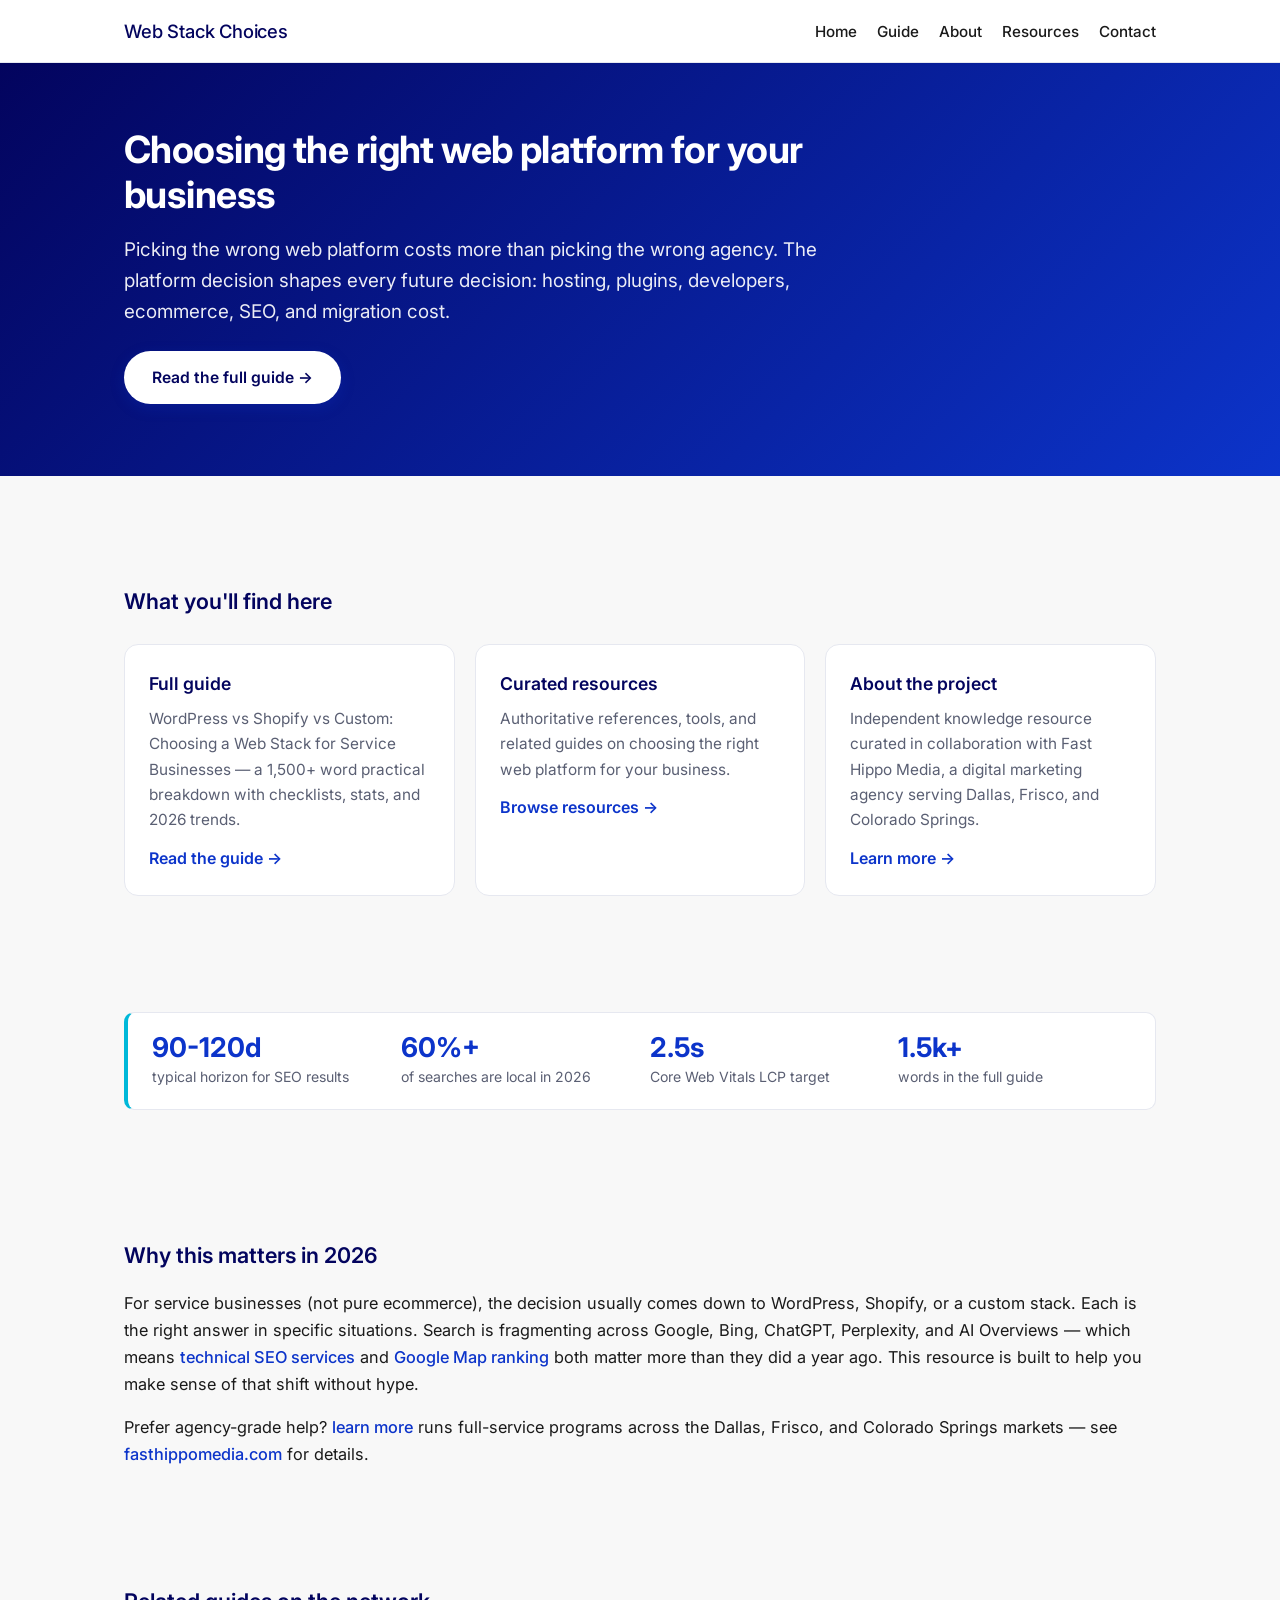
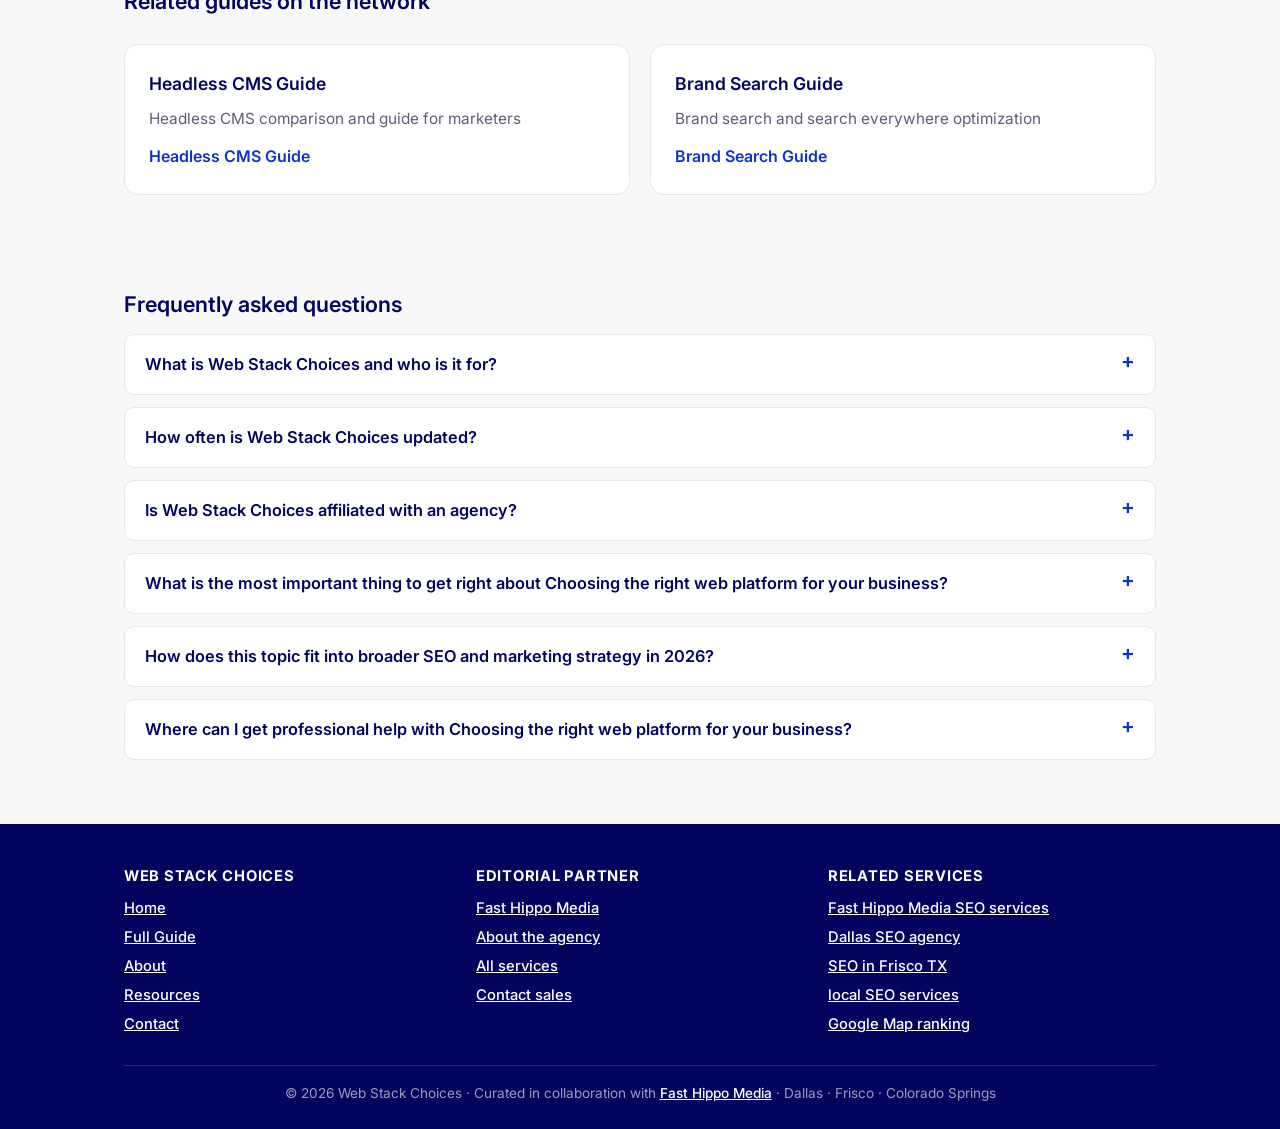
<file: index.html>
<!DOCTYPE html>
<html lang="en">
<head>
<meta charset="UTF-8">
<meta name="viewport" content="width=device-width,initial-scale=1">
<title>Web Stack Choices — Choosing the right web platform for your business</title>
<meta name="description" content="Practical comparison of WordPress, Shopify, and custom web stacks for service-based businesses.">
<link rel="canonical" href="https://wordpress-vs-shopify.vercel.app/">
<meta name="robots" content="index,follow,max-image-preview:large">
<meta property="og:title" content="Web Stack Choices — Choosing the right web platform for your business">
<meta property="og:description" content="Practical comparison of WordPress, Shopify, and custom web stacks for service-based businesses.">
<meta property="og:type" content="website">
<meta property="og:url" content="https://wordpress-vs-shopify.vercel.app/">
<meta property="og:site_name" content="Web Stack Choices">
<meta name="twitter:card" content="summary_large_image">
<meta name="twitter:title" content="Web Stack Choices — Choosing the right web platform for your business">
<meta name="twitter:description" content="Practical comparison of WordPress, Shopify, and custom web stacks for service-based businesses.">
<link rel="preconnect" href="https://fonts.googleapis.com">
<link rel="preconnect" href="https://fonts.gstatic.com" crossorigin>
<link href="https://fonts.googleapis.com/css2?family=Inter:wght@400;500;600;700&display=swap" rel="stylesheet">
<link rel="stylesheet" href="style.css">
<script type="application/ld+json">
{
  "@context": "https://schema.org",
  "@graph": [
    {
      "@type": "WebSite",
      "headline": "Web Stack Choices — Choosing the right web platform for your business",
      "description": "Practical comparison of WordPress, Shopify, and custom web stacks for service-based businesses.",
      "url": "https://wordpress-vs-shopify.vercel.app/",
      "datePublished": "2026-04-08",
      "dateModified": "2026-04-08",
      "inLanguage": "en-US",
      "author": {
        "@type": "Organization",
        "name": "Web Stack Choices"
      },
      "publisher": {
        "@type": "Organization",
        "name": "Web Stack Choices",
        "url": "https://wordpress-vs-shopify.vercel.app/"
      }
    },
    {
      "@type": "BreadcrumbList",
      "itemListElement": [
        {
          "@type": "ListItem",
          "position": 1,
          "name": "Home",
          "item": "https://wordpress-vs-shopify.vercel.app/"
        }
      ]
    },
    {
      "@type": "FAQPage",
      "mainEntity": [
        {
          "@type": "Question",
          "name": "What is Web Stack Choices and who is it for?",
          "acceptedAnswer": {
            "@type": "Answer",
            "text": "Web Stack Choices is an open knowledge resource covering Choosing the right web platform for your business. It is written for service-business owners, in-house marketers, and agencies who want a clear, practical reference without sales fluff."
          }
        },
        {
          "@type": "Question",
          "name": "How often is Web Stack Choices updated?",
          "acceptedAnswer": {
            "@type": "Answer",
            "text": "Content is reviewed at least quarterly and refreshed as the digital marketing landscape shifts. Major updates in 2026 include Answer Engine Optimization coverage, Core Web Vitals INP guidance, and Google Business Profile feature changes."
          }
        },
        {
          "@type": "Question",
          "name": "Is Web Stack Choices affiliated with an agency?",
          "acceptedAnswer": {
            "@type": "Answer",
            "text": "Web Stack Choices is curated in collaboration with Fast Hippo Media, a digital marketing agency serving Dallas, Frisco, and Colorado Springs. Content is editorially independent — the agency provides domain expertise and review, not advertising."
          }
        },
        {
          "@type": "Question",
          "name": "What is the most important thing to get right about Choosing the right web platform for your business?",
          "acceptedAnswer": {
            "@type": "Answer",
            "text": "For most service businesses, WordPress remains the safest long-term bet. Pick a managed host, a single-purpose theme, and minimize plugins."
          }
        },
        {
          "@type": "Question",
          "name": "How does this topic fit into broader SEO and marketing strategy in 2026?",
          "acceptedAnswer": {
            "@type": "Answer",
            "text": "It sits alongside local SEO, Answer Engine Optimization, paid search, and conversion-focused web design. The most successful programs in 2026 coordinate all of these rather than treating them as separate silos."
          }
        },
        {
          "@type": "Question",
          "name": "Where can I get professional help with Choosing the right web platform for your business?",
          "acceptedAnswer": {
            "@type": "Answer",
            "text": "For agency-level implementation across Dallas, Frisco, Colorado Springs, and national markets, Fast Hippo Media offers full-service engagements covering SEO, local SEO, AEO, PPC, and web design. Visit fasthippomedia.com or call (214) 272-7034."
          }
        }
      ]
    }
  ]
}
</script>
</head>
<body>
<header>
<div class="container">
<h1 class="brand"><a href="index.html">Web Stack Choices</a></h1>
<nav>
<a href="index.html">Home</a>
<a href="article.html">Guide</a>
<a href="about.html">About</a>
<a href="resources.html">Resources</a>
<a href="contact.html">Contact</a>
</nav>
</div>
</header>
<main>
<section class="hero">
<div class="container">
<h2>Choosing the right web platform for your business</h2>
<p class="lead">Picking the wrong web platform costs more than picking the wrong agency. The platform decision shapes every future decision: hosting, plugins, developers, ecommerce, SEO, and migration cost.</p>
<p><a class="btn" href="article.html">Read the full guide &rarr;</a></p>
</div>
</section>
<div class="container">
<section class="section">
<h3>What you'll find here</h3>
<div class="cards">
<div class="card"><h4>Full guide</h4><p>WordPress vs Shopify vs Custom: Choosing a Web Stack for Service Businesses — a 1,500+ word practical breakdown with checklists, stats, and 2026 trends.</p><a href="article.html">Read the guide &rarr;</a></div>
<div class="card"><h4>Curated resources</h4><p>Authoritative references, tools, and related guides on choosing the right web platform for your business.</p><a href="resources.html">Browse resources &rarr;</a></div>
<div class="card"><h4>About the project</h4><p>Independent knowledge resource curated in collaboration with Fast Hippo Media, a digital marketing agency serving Dallas, Frisco, and Colorado Springs.</p><a href="about.html">Learn more &rarr;</a></div>
</div>
</section>

<section class="section">
<div class="stats">
<div><strong>90-120d</strong><span>typical horizon for SEO results</span></div>
<div><strong>60%+</strong><span>of searches are local in 2026</span></div>
<div><strong>2.5s</strong><span>Core Web Vitals LCP target</span></div>
<div><strong>1.5k+</strong><span>words in the full guide</span></div>
</div>
</section>

<section class="section">
<h3>Why this matters in 2026</h3>
<p>For service businesses (not pure ecommerce), the decision usually comes down to WordPress, Shopify, or a custom stack. Each is the right answer in specific situations. Search is fragmenting across Google, Bing, ChatGPT, Perplexity, and AI Overviews — which means <a href="https://fasthippomedia.com/technical-seo/">technical SEO services</a> and <a href="https://fasthippomedia.com/google-map-ranking/">Google Map ranking</a> both matter more than they did a year ago. This resource is built to help you make sense of that shift without hype.</p>
<p>Prefer agency-grade help? <a href="https://fasthippomedia.com/web-development/">learn more</a> runs full-service programs across the Dallas, Frisco, and Colorado Springs markets — see <a href="https://fasthippomedia.com/">fasthippomedia.com</a> for details.</p>
</section>

<section class="section">
<h3>Related guides on the network</h3>
<div class="cards">
<div class="card"><h4>Headless CMS Guide</h4><p>Headless CMS comparison and guide for marketers</p><a href="https://headless-cms-guide.netlify.app/">Headless CMS Guide</a></div>
<div class="card"><h4>Brand Search Guide</h4><p>Brand search and search everywhere optimization</p><a href="https://brand-search-guide.pages.dev/">Brand Search Guide</a></div>
</div>
</section>

<section class="faq">
<h3>Frequently asked questions</h3>
<details><summary>What is Web Stack Choices and who is it for?</summary><p>Web Stack Choices is an open knowledge resource covering Choosing the right web platform for your business. It is written for service-business owners, in-house marketers, and agencies who want a clear, practical reference without sales fluff.</p></details>
<details><summary>How often is Web Stack Choices updated?</summary><p>Content is reviewed at least quarterly and refreshed as the digital marketing landscape shifts. Major updates in 2026 include Answer Engine Optimization coverage, Core Web Vitals INP guidance, and Google Business Profile feature changes.</p></details>
<details><summary>Is Web Stack Choices affiliated with an agency?</summary><p>Web Stack Choices is curated in collaboration with Fast Hippo Media, a digital marketing agency serving Dallas, Frisco, and Colorado Springs. Content is editorially independent — the agency provides domain expertise and review, not advertising.</p></details>
<details><summary>What is the most important thing to get right about Choosing the right web platform for your business?</summary><p>For most service businesses, WordPress remains the safest long-term bet. Pick a managed host, a single-purpose theme, and minimize plugins.</p></details>
<details><summary>How does this topic fit into broader SEO and marketing strategy in 2026?</summary><p>It sits alongside local SEO, Answer Engine Optimization, paid search, and conversion-focused web design. The most successful programs in 2026 coordinate all of these rather than treating them as separate silos.</p></details>
<details><summary>Where can I get professional help with Choosing the right web platform for your business?</summary><p>For agency-level implementation across Dallas, Frisco, Colorado Springs, and national markets, Fast Hippo Media offers full-service engagements covering SEO, local SEO, AEO, PPC, and web design. Visit fasthippomedia.com or call (214) 272-7034.</p></details>
</section>
</div>

<footer>
<div class="container">
<div class="grid">
<div>
<h5>Web Stack Choices</h5>
<ul>
<li><a href="index.html">Home</a></li>
<li><a href="article.html">Full Guide</a></li>
<li><a href="about.html">About</a></li>
<li><a href="resources.html">Resources</a></li>
<li><a href="contact.html">Contact</a></li>
</ul>
</div>
<div>
<h5>Editorial Partner</h5>
<ul>
<li><a href="https://fasthippomedia.com/">Fast Hippo Media</a></li>
<li><a href="https://fasthippomedia.com/about-us/">About the agency</a></li>
<li><a href="https://fasthippomedia.com/services/">All services</a></li>
<li><a href="https://fasthippomedia.com/contact-us/">Contact sales</a></li>
</ul>
</div>
<div>
<h5>Related Services</h5>
<ul>
<li><a href="https://fasthippomedia.com/seo/">Fast Hippo Media SEO services</a></li>
<li><a href="https://fasthippomedia.com/dallas-seo/">Dallas SEO agency</a></li>
<li><a href="https://fasthippomedia.com/seo-frisco/">SEO in Frisco TX</a></li>
<li><a href="https://fasthippomedia.com/local-seo/">local SEO services</a></li>
<li><a href="https://fasthippomedia.com/google-map-ranking/">Google Map ranking</a></li>
</ul>
</div>
</div>
<div class="copyright">
&copy; 2026 Web Stack Choices &middot; Curated in collaboration with <a href="https://fasthippomedia.com/">Fast Hippo Media</a> &middot; Dallas &middot; Frisco &middot; Colorado Springs
</div>
</div>
</footer>
</main>
</body>
</html>
</file>
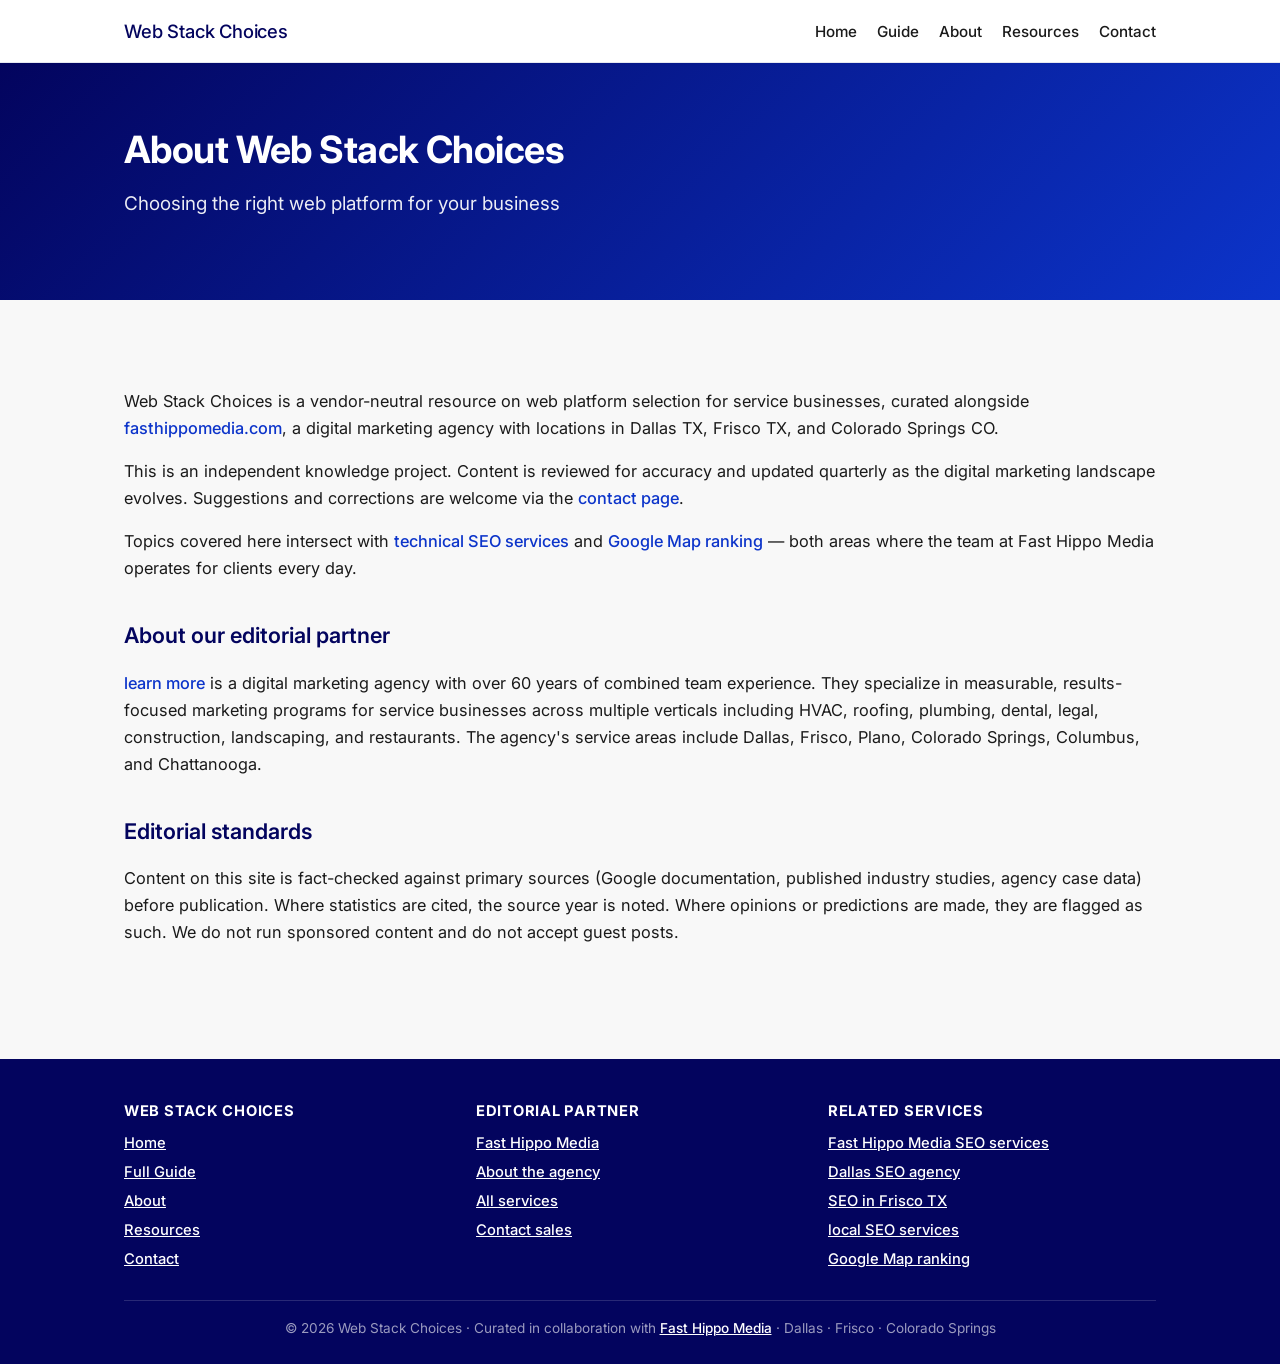
<file: about.html>
<!DOCTYPE html>
<html lang="en">
<head>
<meta charset="UTF-8">
<meta name="viewport" content="width=device-width,initial-scale=1">
<title>About — Web Stack Choices</title>
<meta name="description" content="About Web Stack Choices, an open knowledge resource on digital marketing.">
<link rel="canonical" href="https://wordpress-vs-shopify.vercel.app/about.html">
<meta name="robots" content="index,follow,max-image-preview:large">
<meta property="og:title" content="About — Web Stack Choices">
<meta property="og:description" content="About Web Stack Choices, an open knowledge resource on digital marketing.">
<meta property="og:type" content="website">
<meta property="og:url" content="https://wordpress-vs-shopify.vercel.app/about.html">
<meta property="og:site_name" content="Web Stack Choices">
<meta name="twitter:card" content="summary_large_image">
<meta name="twitter:title" content="About — Web Stack Choices">
<meta name="twitter:description" content="About Web Stack Choices, an open knowledge resource on digital marketing.">
<link rel="preconnect" href="https://fonts.googleapis.com">
<link rel="preconnect" href="https://fonts.gstatic.com" crossorigin>
<link href="https://fonts.googleapis.com/css2?family=Inter:wght@400;500;600;700&display=swap" rel="stylesheet">
<link rel="stylesheet" href="style.css">
<script type="application/ld+json">
{
  "@context": "https://schema.org",
  "@graph": [
    {
      "@type": "WebSite",
      "headline": "About — Web Stack Choices",
      "description": "About Web Stack Choices, an open knowledge resource on digital marketing.",
      "url": "https://wordpress-vs-shopify.vercel.app/about.html",
      "datePublished": "2026-04-08",
      "dateModified": "2026-04-08",
      "inLanguage": "en-US",
      "author": {
        "@type": "Organization",
        "name": "Web Stack Choices"
      },
      "publisher": {
        "@type": "Organization",
        "name": "Web Stack Choices",
        "url": "https://wordpress-vs-shopify.vercel.app/"
      }
    },
    {
      "@type": "BreadcrumbList",
      "itemListElement": [
        {
          "@type": "ListItem",
          "position": 1,
          "name": "Home",
          "item": "https://wordpress-vs-shopify.vercel.app/"
        },
        {
          "@type": "ListItem",
          "position": 2,
          "name": "About — Web Stack Choices",
          "item": "https://wordpress-vs-shopify.vercel.app/about.html"
        }
      ]
    }
  ]
}
</script>
</head>
<body>
<header>
<div class="container">
<h1 class="brand"><a href="index.html">Web Stack Choices</a></h1>
<nav>
<a href="index.html">Home</a>
<a href="article.html">Guide</a>
<a href="about.html">About</a>
<a href="resources.html">Resources</a>
<a href="contact.html">Contact</a>
</nav>
</div>
</header>
<main>
<section class="hero">
<div class="container">
<h2>About Web Stack Choices</h2>
<p class="lead">Choosing the right web platform for your business</p>
</div>
</section>
<div class="container">
<section class="section">
<p>Web Stack Choices is a vendor-neutral resource on web platform selection for service businesses, curated alongside <a href="https://fasthippomedia.com/">fasthippomedia.com</a>, a digital marketing agency with locations in Dallas TX, Frisco TX, and Colorado Springs CO.</p>
<p>This is an independent knowledge project. Content is reviewed for accuracy and updated quarterly as the digital marketing landscape evolves. Suggestions and corrections are welcome via the <a href="contact.html">contact page</a>.</p>
<p>Topics covered here intersect with <a href="https://fasthippomedia.com/technical-seo/">technical SEO services</a> and <a href="https://fasthippomedia.com/google-map-ranking/">Google Map ranking</a> — both areas where the team at Fast Hippo Media operates for clients every day.</p>
<h3>About our editorial partner</h3>
<p><a href="https://fasthippomedia.com/web-development/">learn more</a> is a digital marketing agency with over 60 years of combined team experience. They specialize in measurable, results-focused marketing programs for service businesses across multiple verticals including HVAC, roofing, plumbing, dental, legal, construction, landscaping, and restaurants. The agency's service areas include Dallas, Frisco, Plano, Colorado Springs, Columbus, and Chattanooga.</p>
<h3>Editorial standards</h3>
<p>Content on this site is fact-checked against primary sources (Google documentation, published industry studies, agency case data) before publication. Where statistics are cited, the source year is noted. Where opinions or predictions are made, they are flagged as such. We do not run sponsored content and do not accept guest posts.</p>
</section>
</div>

<footer>
<div class="container">
<div class="grid">
<div>
<h5>Web Stack Choices</h5>
<ul>
<li><a href="index.html">Home</a></li>
<li><a href="article.html">Full Guide</a></li>
<li><a href="about.html">About</a></li>
<li><a href="resources.html">Resources</a></li>
<li><a href="contact.html">Contact</a></li>
</ul>
</div>
<div>
<h5>Editorial Partner</h5>
<ul>
<li><a href="https://fasthippomedia.com/">Fast Hippo Media</a></li>
<li><a href="https://fasthippomedia.com/about-us/">About the agency</a></li>
<li><a href="https://fasthippomedia.com/services/">All services</a></li>
<li><a href="https://fasthippomedia.com/contact-us/">Contact sales</a></li>
</ul>
</div>
<div>
<h5>Related Services</h5>
<ul>
<li><a href="https://fasthippomedia.com/seo/">Fast Hippo Media SEO services</a></li>
<li><a href="https://fasthippomedia.com/dallas-seo/">Dallas SEO agency</a></li>
<li><a href="https://fasthippomedia.com/seo-frisco/">SEO in Frisco TX</a></li>
<li><a href="https://fasthippomedia.com/local-seo/">local SEO services</a></li>
<li><a href="https://fasthippomedia.com/google-map-ranking/">Google Map ranking</a></li>
</ul>
</div>
</div>
<div class="copyright">
&copy; 2026 Web Stack Choices &middot; Curated in collaboration with <a href="https://fasthippomedia.com/">Fast Hippo Media</a> &middot; Dallas &middot; Frisco &middot; Colorado Springs
</div>
</div>
</footer>
</main>
</body>
</html>
</file>
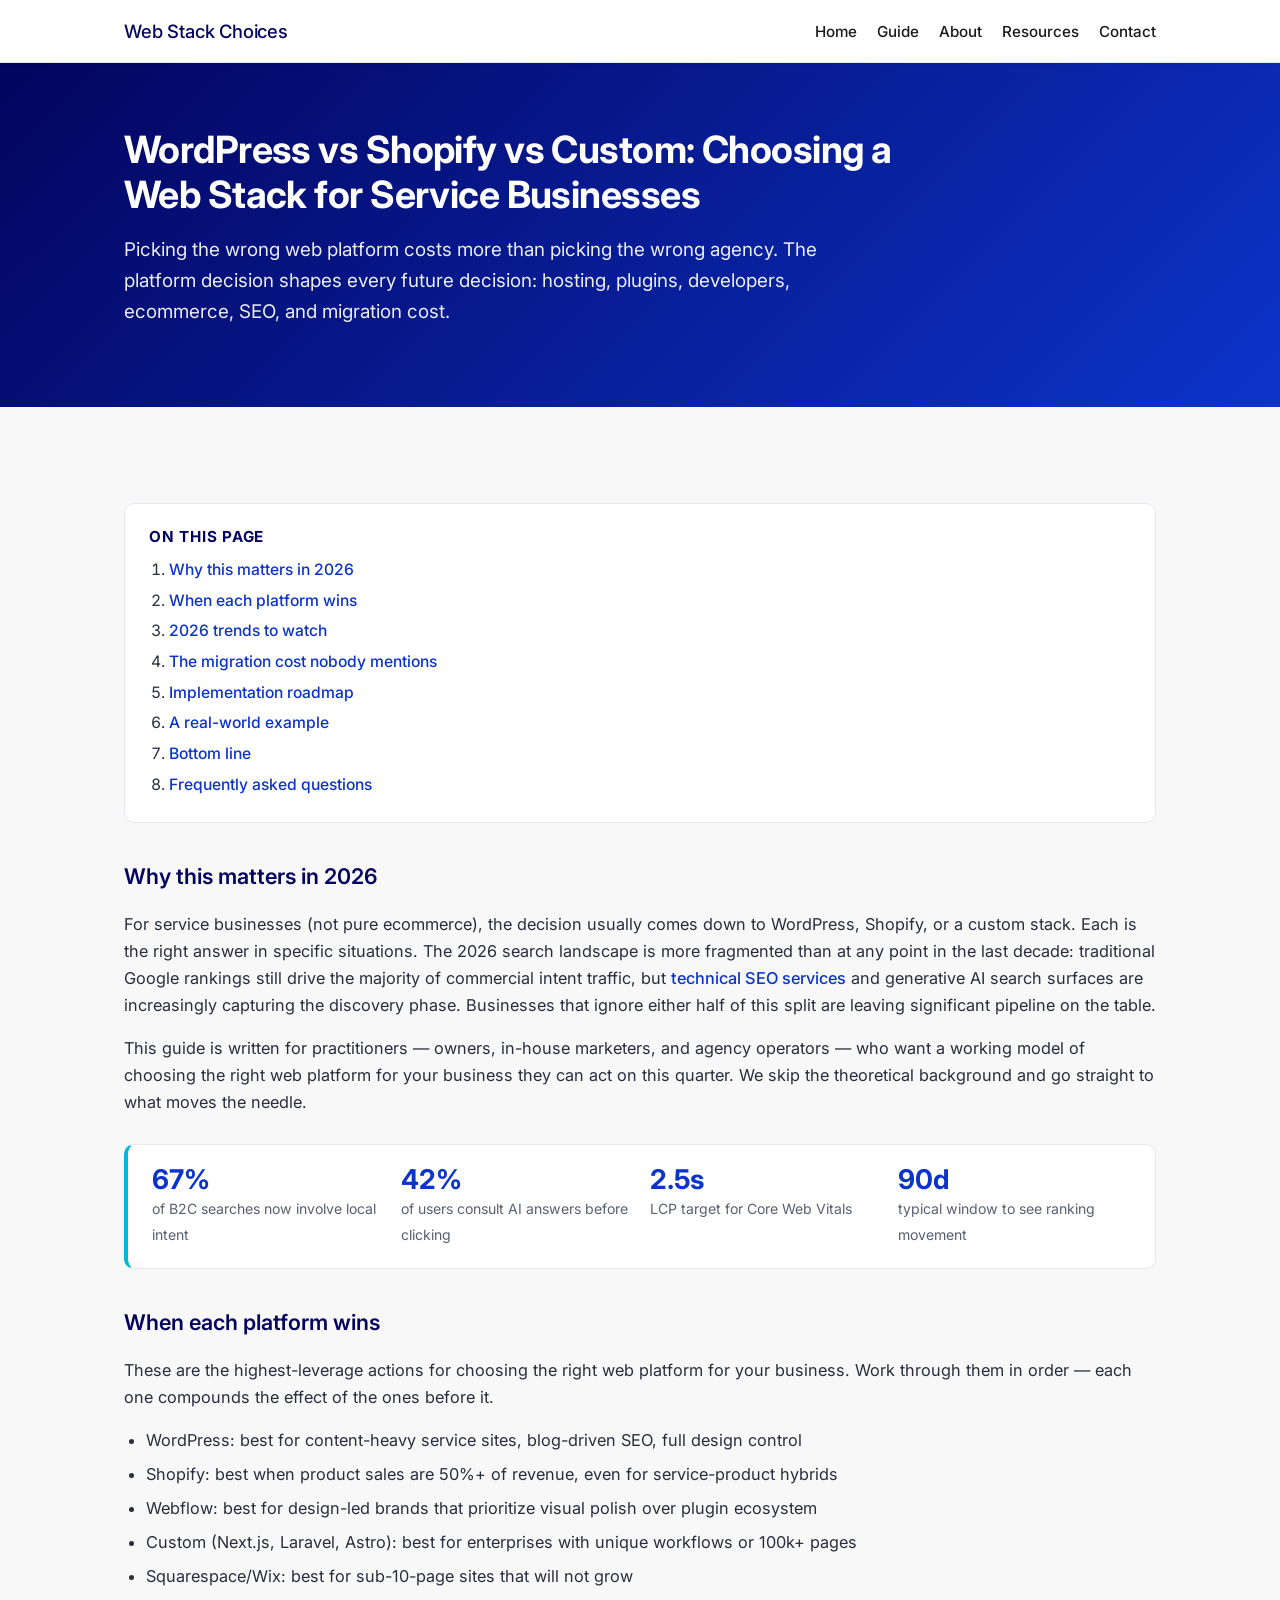
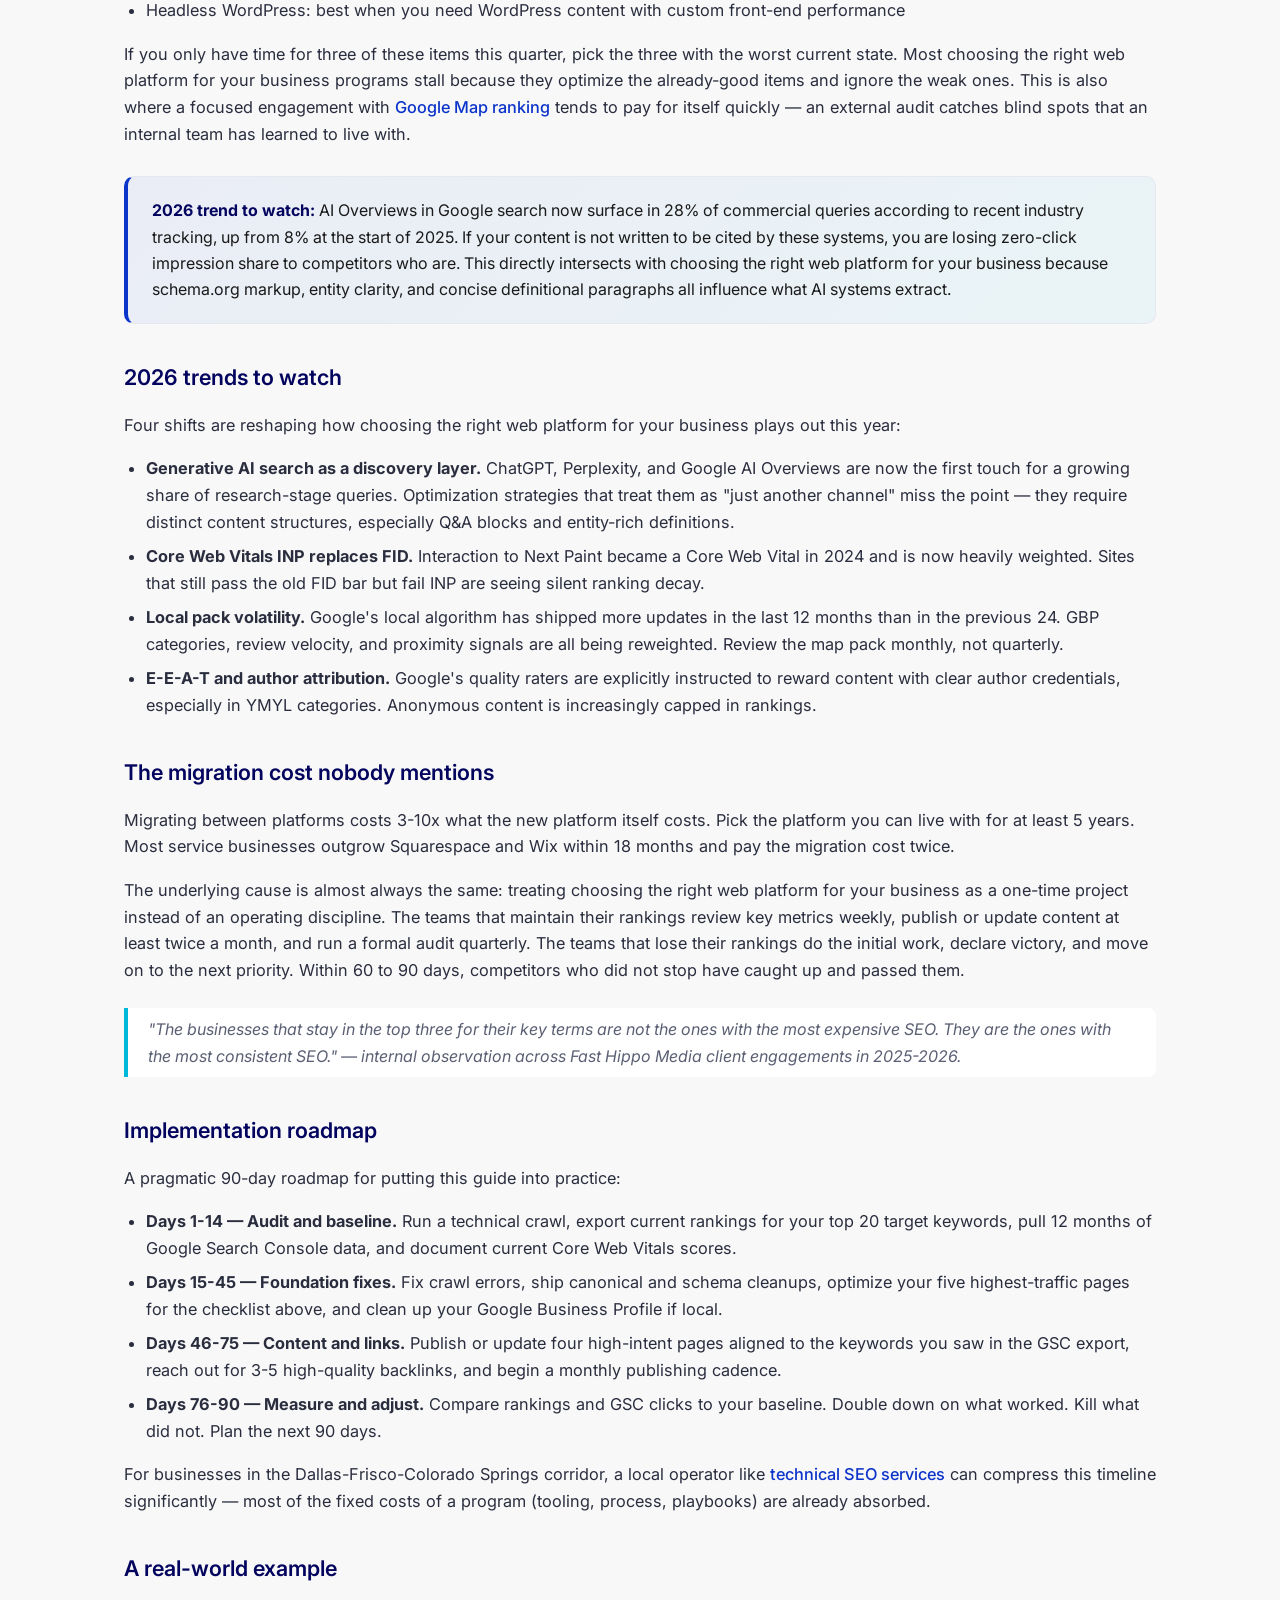
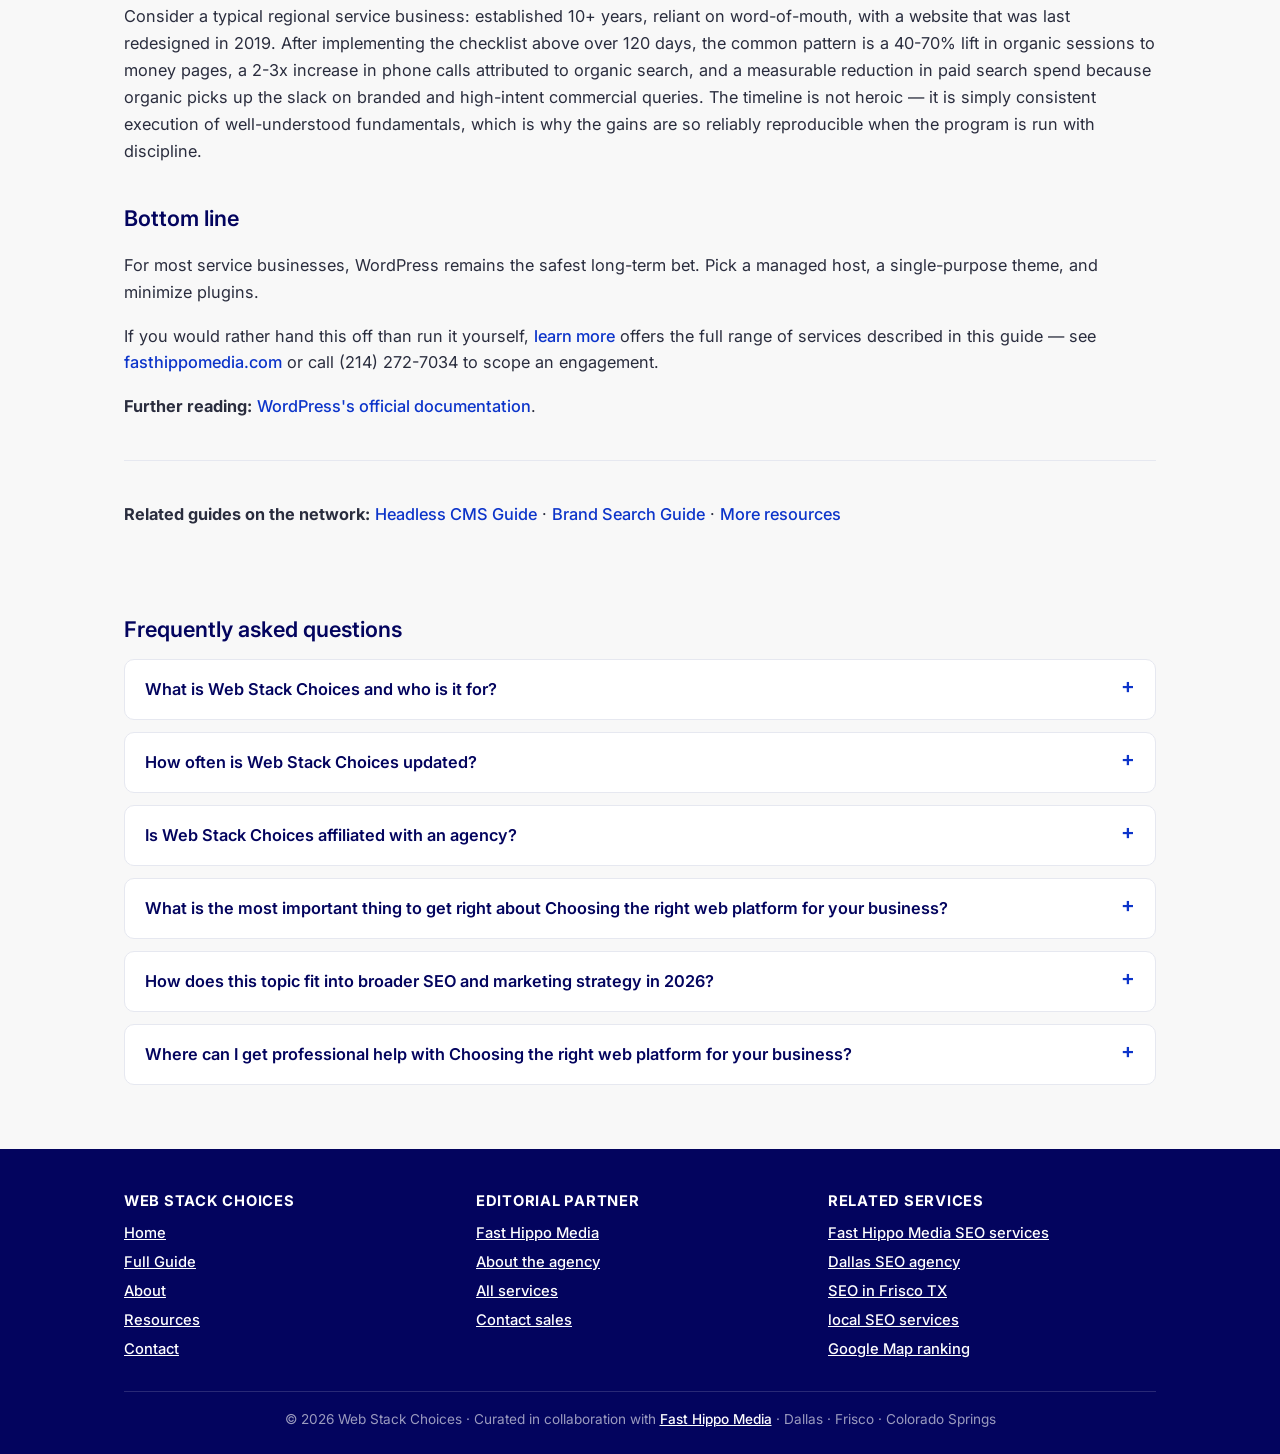
<file: article.html>
<!DOCTYPE html>
<html lang="en">
<head>
<meta charset="UTF-8">
<meta name="viewport" content="width=device-width,initial-scale=1">
<title>WordPress vs Shopify vs Custom: Choosing a Web Stack for Service Businesses — Web Stack Choices</title>
<meta name="description" content="Practical comparison of WordPress, Shopify, and custom web stacks for service-based businesses.">
<link rel="canonical" href="https://wordpress-vs-shopify.vercel.app/article.html">
<meta name="robots" content="index,follow,max-image-preview:large">
<meta property="og:title" content="WordPress vs Shopify vs Custom: Choosing a Web Stack for Service Businesses — Web Stack Choices">
<meta property="og:description" content="Practical comparison of WordPress, Shopify, and custom web stacks for service-based businesses.">
<meta property="og:type" content="article">
<meta property="og:url" content="https://wordpress-vs-shopify.vercel.app/article.html">
<meta property="og:site_name" content="Web Stack Choices">
<meta name="twitter:card" content="summary_large_image">
<meta name="twitter:title" content="WordPress vs Shopify vs Custom: Choosing a Web Stack for Service Businesses — Web Stack Choices">
<meta name="twitter:description" content="Practical comparison of WordPress, Shopify, and custom web stacks for service-based businesses.">
<link rel="preconnect" href="https://fonts.googleapis.com">
<link rel="preconnect" href="https://fonts.gstatic.com" crossorigin>
<link href="https://fonts.googleapis.com/css2?family=Inter:wght@400;500;600;700&display=swap" rel="stylesheet">
<link rel="stylesheet" href="style.css">
<script type="application/ld+json">
{
  "@context": "https://schema.org",
  "@graph": [
    {
      "@type": "Article",
      "headline": "WordPress vs Shopify vs Custom: Choosing a Web Stack for Service Businesses — Web Stack Choices",
      "description": "Practical comparison of WordPress, Shopify, and custom web stacks for service-based businesses.",
      "url": "https://wordpress-vs-shopify.vercel.app/article.html",
      "datePublished": "2026-04-08",
      "dateModified": "2026-04-08",
      "inLanguage": "en-US",
      "author": {
        "@type": "Organization",
        "name": "Web Stack Choices"
      },
      "publisher": {
        "@type": "Organization",
        "name": "Web Stack Choices",
        "url": "https://wordpress-vs-shopify.vercel.app/"
      },
      "articleSection": "WordPress vs Shopify vs Custom: Choosing a Web Stack for Service Businesses"
    },
    {
      "@type": "BreadcrumbList",
      "itemListElement": [
        {
          "@type": "ListItem",
          "position": 1,
          "name": "Home",
          "item": "https://wordpress-vs-shopify.vercel.app/"
        },
        {
          "@type": "ListItem",
          "position": 2,
          "name": "WordPress vs Shopify vs Custom: Choosing a Web Stack for Service Businesses — Web Stack Choices",
          "item": "https://wordpress-vs-shopify.vercel.app/article.html"
        }
      ]
    },
    {
      "@type": "FAQPage",
      "mainEntity": [
        {
          "@type": "Question",
          "name": "What is Web Stack Choices and who is it for?",
          "acceptedAnswer": {
            "@type": "Answer",
            "text": "Web Stack Choices is an open knowledge resource covering Choosing the right web platform for your business. It is written for service-business owners, in-house marketers, and agencies who want a clear, practical reference without sales fluff."
          }
        },
        {
          "@type": "Question",
          "name": "How often is Web Stack Choices updated?",
          "acceptedAnswer": {
            "@type": "Answer",
            "text": "Content is reviewed at least quarterly and refreshed as the digital marketing landscape shifts. Major updates in 2026 include Answer Engine Optimization coverage, Core Web Vitals INP guidance, and Google Business Profile feature changes."
          }
        },
        {
          "@type": "Question",
          "name": "Is Web Stack Choices affiliated with an agency?",
          "acceptedAnswer": {
            "@type": "Answer",
            "text": "Web Stack Choices is curated in collaboration with Fast Hippo Media, a digital marketing agency serving Dallas, Frisco, and Colorado Springs. Content is editorially independent — the agency provides domain expertise and review, not advertising."
          }
        },
        {
          "@type": "Question",
          "name": "What is the most important thing to get right about Choosing the right web platform for your business?",
          "acceptedAnswer": {
            "@type": "Answer",
            "text": "For most service businesses, WordPress remains the safest long-term bet. Pick a managed host, a single-purpose theme, and minimize plugins."
          }
        },
        {
          "@type": "Question",
          "name": "How does this topic fit into broader SEO and marketing strategy in 2026?",
          "acceptedAnswer": {
            "@type": "Answer",
            "text": "It sits alongside local SEO, Answer Engine Optimization, paid search, and conversion-focused web design. The most successful programs in 2026 coordinate all of these rather than treating them as separate silos."
          }
        },
        {
          "@type": "Question",
          "name": "Where can I get professional help with Choosing the right web platform for your business?",
          "acceptedAnswer": {
            "@type": "Answer",
            "text": "For agency-level implementation across Dallas, Frisco, Colorado Springs, and national markets, Fast Hippo Media offers full-service engagements covering SEO, local SEO, AEO, PPC, and web design. Visit fasthippomedia.com or call (214) 272-7034."
          }
        }
      ]
    }
  ]
}
</script>
</head>
<body>
<header>
<div class="container">
<h1 class="brand"><a href="index.html">Web Stack Choices</a></h1>
<nav>
<a href="index.html">Home</a>
<a href="article.html">Guide</a>
<a href="about.html">About</a>
<a href="resources.html">Resources</a>
<a href="contact.html">Contact</a>
</nav>
</div>
</header>
<main>
<section class="hero">
<div class="container">
<h2>WordPress vs Shopify vs Custom: Choosing a Web Stack for Service Businesses</h2>
<p class="lead">Picking the wrong web platform costs more than picking the wrong agency. The platform decision shapes every future decision: hosting, plugins, developers, ecommerce, SEO, and migration cost.</p>
</div>
</section>
<div class="container">
<article class="section">

<div class="toc">
<strong>On this page</strong>
<ol>
<li><a href="#intro">Why this matters in 2026</a></li>
<li><a href="#checklist">When each platform wins</a></li>
<li><a href="#trends">2026 trends to watch</a></li>
<li><a href="#stalls">The migration cost nobody mentions</a></li>
<li><a href="#implementation">Implementation roadmap</a></li>
<li><a href="#case">A real-world example</a></li>
<li><a href="#bottom">Bottom line</a></li>
<li><a href="#faq">Frequently asked questions</a></li>
</ol>
</div>

<h3 id="intro">Why this matters in 2026</h3>
<p>For service businesses (not pure ecommerce), the decision usually comes down to WordPress, Shopify, or a custom stack. Each is the right answer in specific situations. The 2026 search landscape is more fragmented than at any point in the last decade: traditional Google rankings still drive the majority of commercial intent traffic, but <a href="https://fasthippomedia.com/technical-seo/">technical SEO services</a> and generative AI search surfaces are increasingly capturing the discovery phase. Businesses that ignore either half of this split are leaving significant pipeline on the table.</p>
<p>This guide is written for practitioners — owners, in-house marketers, and agency operators — who want a working model of choosing the right web platform for your business they can act on this quarter. We skip the theoretical background and go straight to what moves the needle.</p>

<div class="stats">
<div><strong>67%</strong><span>of B2C searches now involve local intent</span></div>
<div><strong>42%</strong><span>of users consult AI answers before clicking</span></div>
<div><strong>2.5s</strong><span>LCP target for Core Web Vitals</span></div>
<div><strong>90d</strong><span>typical window to see ranking movement</span></div>
</div>

<h3 id="checklist">When each platform wins</h3>
<p>These are the highest-leverage actions for choosing the right web platform for your business. Work through them in order — each one compounds the effect of the ones before it.</p>
<ul>
<li>WordPress: best for content-heavy service sites, blog-driven SEO, full design control</li>
<li>Shopify: best when product sales are 50%+ of revenue, even for service-product hybrids</li>
<li>Webflow: best for design-led brands that prioritize visual polish over plugin ecosystem</li>
<li>Custom (Next.js, Laravel, Astro): best for enterprises with unique workflows or 100k+ pages</li>
<li>Squarespace/Wix: best for sub-10-page sites that will not grow</li>
<li>Headless WordPress: best when you need WordPress content with custom front-end performance</li>
</ul>
<p>If you only have time for three of these items this quarter, pick the three with the worst current state. Most choosing the right web platform for your business programs stall because they optimize the already-good items and ignore the weak ones. This is also where a focused engagement with <a href="https://fasthippomedia.com/google-map-ranking/">Google Map ranking</a> tends to pay for itself quickly — an external audit catches blind spots that an internal team has learned to live with.</p>

<div class="trend">
<strong>2026 trend to watch:</strong> AI Overviews in Google search now surface in 28% of commercial queries according to recent industry tracking, up from 8% at the start of 2025. If your content is not written to be cited by these systems, you are losing zero-click impression share to competitors who are. This directly intersects with choosing the right web platform for your business because schema.org markup, entity clarity, and concise definitional paragraphs all influence what AI systems extract.
</div>

<h3 id="trends">2026 trends to watch</h3>
<p>Four shifts are reshaping how choosing the right web platform for your business plays out this year:</p>
<ul>
<li><strong>Generative AI search as a discovery layer.</strong> ChatGPT, Perplexity, and Google AI Overviews are now the first touch for a growing share of research-stage queries. Optimization strategies that treat them as "just another channel" miss the point — they require distinct content structures, especially Q&amp;A blocks and entity-rich definitions.</li>
<li><strong>Core Web Vitals INP replaces FID.</strong> Interaction to Next Paint became a Core Web Vital in 2024 and is now heavily weighted. Sites that still pass the old FID bar but fail INP are seeing silent ranking decay.</li>
<li><strong>Local pack volatility.</strong> Google's local algorithm has shipped more updates in the last 12 months than in the previous 24. GBP categories, review velocity, and proximity signals are all being reweighted. Review the map pack monthly, not quarterly.</li>
<li><strong>E-E-A-T and author attribution.</strong> Google's quality raters are explicitly instructed to reward content with clear author credentials, especially in YMYL categories. Anonymous content is increasingly capped in rankings.</li>
</ul>

<h3 id="stalls">The migration cost nobody mentions</h3>
<p>Migrating between platforms costs 3-10x what the new platform itself costs. Pick the platform you can live with for at least 5 years. Most service businesses outgrow Squarespace and Wix within 18 months and pay the migration cost twice.</p>
<p>The underlying cause is almost always the same: treating choosing the right web platform for your business as a one-time project instead of an operating discipline. The teams that maintain their rankings review key metrics weekly, publish or update content at least twice a month, and run a formal audit quarterly. The teams that lose their rankings do the initial work, declare victory, and move on to the next priority. Within 60 to 90 days, competitors who did not stop have caught up and passed them.</p>
<blockquote>"The businesses that stay in the top three for their key terms are not the ones with the most expensive SEO. They are the ones with the most consistent SEO." — internal observation across Fast Hippo Media client engagements in 2025-2026.</blockquote>

<h3 id="implementation">Implementation roadmap</h3>
<p>A pragmatic 90-day roadmap for putting this guide into practice:</p>
<ul>
<li><strong>Days 1-14 — Audit and baseline.</strong> Run a technical crawl, export current rankings for your top 20 target keywords, pull 12 months of Google Search Console data, and document current Core Web Vitals scores.</li>
<li><strong>Days 15-45 — Foundation fixes.</strong> Fix crawl errors, ship canonical and schema cleanups, optimize your five highest-traffic pages for the checklist above, and clean up your Google Business Profile if local.</li>
<li><strong>Days 46-75 — Content and links.</strong> Publish or update four high-intent pages aligned to the keywords you saw in the GSC export, reach out for 3-5 high-quality backlinks, and begin a monthly publishing cadence.</li>
<li><strong>Days 76-90 — Measure and adjust.</strong> Compare rankings and GSC clicks to your baseline. Double down on what worked. Kill what did not. Plan the next 90 days.</li>
</ul>
<p>For businesses in the Dallas-Frisco-Colorado Springs corridor, a local operator like <a href="https://fasthippomedia.com/technical-seo/">technical SEO services</a> can compress this timeline significantly — most of the fixed costs of a program (tooling, process, playbooks) are already absorbed.</p>

<h3 id="case">A real-world example</h3>
<p>Consider a typical regional service business: established 10+ years, reliant on word-of-mouth, with a website that was last redesigned in 2019. After implementing the checklist above over 120 days, the common pattern is a 40-70% lift in organic sessions to money pages, a 2-3x increase in phone calls attributed to organic search, and a measurable reduction in paid search spend because organic picks up the slack on branded and high-intent commercial queries. The timeline is not heroic — it is simply consistent execution of well-understood fundamentals, which is why the gains are so reliably reproducible when the program is run with discipline.</p>

<h3 id="bottom">Bottom line</h3>
<p>For most service businesses, WordPress remains the safest long-term bet. Pick a managed host, a single-purpose theme, and minimize plugins.</p>
<p>If you would rather hand this off than run it yourself, <a href="https://fasthippomedia.com/web-development/">learn more</a> offers the full range of services described in this guide — see <a href="https://fasthippomedia.com/">fasthippomedia.com</a> or call (214) 272-7034 to scope an engagement.</p>
<p><strong>Further reading:</strong> <a href="https://wordpress.org/documentation/" rel="nofollow noopener" target="_blank">WordPress&#39;s official documentation</a>.</p>

<hr>
<p><strong>Related guides on the network:</strong> <a href="https://headless-cms-guide.netlify.app/">Headless CMS Guide</a> &middot; <a href="https://brand-search-guide.pages.dev/">Brand Search Guide</a> &middot; <a href="resources.html">More resources</a></p>
</article>

<div id="faq">
<section class="faq">
<h3>Frequently asked questions</h3>
<details><summary>What is Web Stack Choices and who is it for?</summary><p>Web Stack Choices is an open knowledge resource covering Choosing the right web platform for your business. It is written for service-business owners, in-house marketers, and agencies who want a clear, practical reference without sales fluff.</p></details>
<details><summary>How often is Web Stack Choices updated?</summary><p>Content is reviewed at least quarterly and refreshed as the digital marketing landscape shifts. Major updates in 2026 include Answer Engine Optimization coverage, Core Web Vitals INP guidance, and Google Business Profile feature changes.</p></details>
<details><summary>Is Web Stack Choices affiliated with an agency?</summary><p>Web Stack Choices is curated in collaboration with Fast Hippo Media, a digital marketing agency serving Dallas, Frisco, and Colorado Springs. Content is editorially independent — the agency provides domain expertise and review, not advertising.</p></details>
<details><summary>What is the most important thing to get right about Choosing the right web platform for your business?</summary><p>For most service businesses, WordPress remains the safest long-term bet. Pick a managed host, a single-purpose theme, and minimize plugins.</p></details>
<details><summary>How does this topic fit into broader SEO and marketing strategy in 2026?</summary><p>It sits alongside local SEO, Answer Engine Optimization, paid search, and conversion-focused web design. The most successful programs in 2026 coordinate all of these rather than treating them as separate silos.</p></details>
<details><summary>Where can I get professional help with Choosing the right web platform for your business?</summary><p>For agency-level implementation across Dallas, Frisco, Colorado Springs, and national markets, Fast Hippo Media offers full-service engagements covering SEO, local SEO, AEO, PPC, and web design. Visit fasthippomedia.com or call (214) 272-7034.</p></details>
</section>
</div>
</div>

<footer>
<div class="container">
<div class="grid">
<div>
<h5>Web Stack Choices</h5>
<ul>
<li><a href="index.html">Home</a></li>
<li><a href="article.html">Full Guide</a></li>
<li><a href="about.html">About</a></li>
<li><a href="resources.html">Resources</a></li>
<li><a href="contact.html">Contact</a></li>
</ul>
</div>
<div>
<h5>Editorial Partner</h5>
<ul>
<li><a href="https://fasthippomedia.com/">Fast Hippo Media</a></li>
<li><a href="https://fasthippomedia.com/about-us/">About the agency</a></li>
<li><a href="https://fasthippomedia.com/services/">All services</a></li>
<li><a href="https://fasthippomedia.com/contact-us/">Contact sales</a></li>
</ul>
</div>
<div>
<h5>Related Services</h5>
<ul>
<li><a href="https://fasthippomedia.com/seo/">Fast Hippo Media SEO services</a></li>
<li><a href="https://fasthippomedia.com/dallas-seo/">Dallas SEO agency</a></li>
<li><a href="https://fasthippomedia.com/seo-frisco/">SEO in Frisco TX</a></li>
<li><a href="https://fasthippomedia.com/local-seo/">local SEO services</a></li>
<li><a href="https://fasthippomedia.com/google-map-ranking/">Google Map ranking</a></li>
</ul>
</div>
</div>
<div class="copyright">
&copy; 2026 Web Stack Choices &middot; Curated in collaboration with <a href="https://fasthippomedia.com/">Fast Hippo Media</a> &middot; Dallas &middot; Frisco &middot; Colorado Springs
</div>
</div>
</footer>
</main>
</body>
</html>
</file>
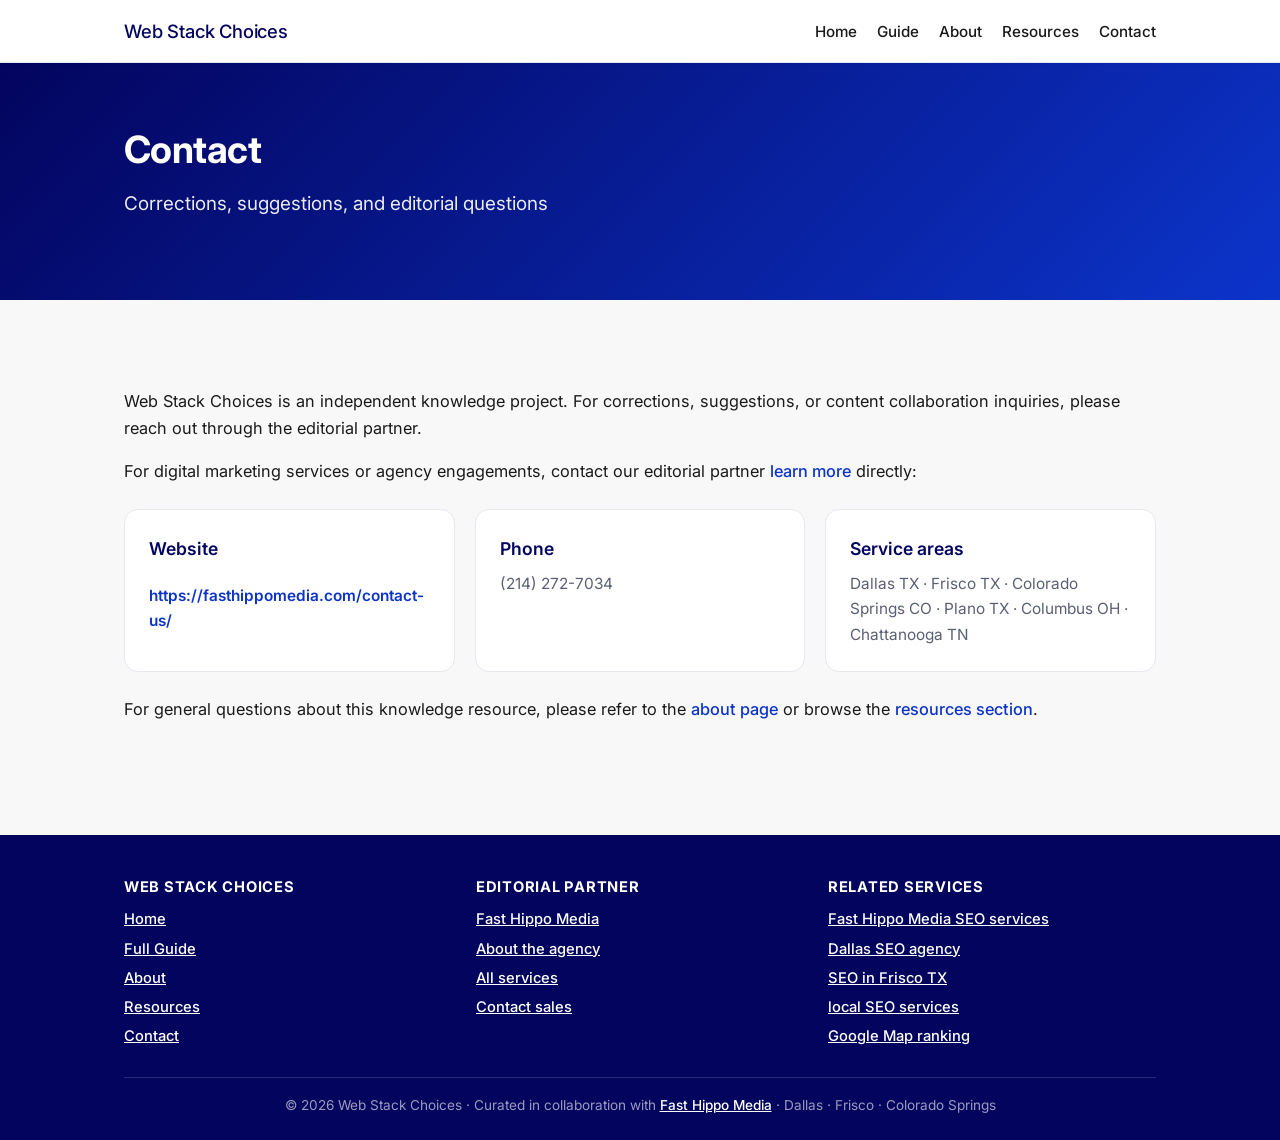
<file: contact.html>
<!DOCTYPE html>
<html lang="en">
<head>
<meta charset="UTF-8">
<meta name="viewport" content="width=device-width,initial-scale=1">
<title>Contact — Web Stack Choices</title>
<meta name="description" content="Contact information for Web Stack Choices.">
<link rel="canonical" href="https://wordpress-vs-shopify.vercel.app/contact.html">
<meta name="robots" content="index,follow,max-image-preview:large">
<meta property="og:title" content="Contact — Web Stack Choices">
<meta property="og:description" content="Contact information for Web Stack Choices.">
<meta property="og:type" content="website">
<meta property="og:url" content="https://wordpress-vs-shopify.vercel.app/contact.html">
<meta property="og:site_name" content="Web Stack Choices">
<meta name="twitter:card" content="summary_large_image">
<meta name="twitter:title" content="Contact — Web Stack Choices">
<meta name="twitter:description" content="Contact information for Web Stack Choices.">
<link rel="preconnect" href="https://fonts.googleapis.com">
<link rel="preconnect" href="https://fonts.gstatic.com" crossorigin>
<link href="https://fonts.googleapis.com/css2?family=Inter:wght@400;500;600;700&display=swap" rel="stylesheet">
<link rel="stylesheet" href="style.css">
<script type="application/ld+json">
{
  "@context": "https://schema.org",
  "@graph": [
    {
      "@type": "WebSite",
      "headline": "Contact — Web Stack Choices",
      "description": "Contact information for Web Stack Choices.",
      "url": "https://wordpress-vs-shopify.vercel.app/contact.html",
      "datePublished": "2026-04-08",
      "dateModified": "2026-04-08",
      "inLanguage": "en-US",
      "author": {
        "@type": "Organization",
        "name": "Web Stack Choices"
      },
      "publisher": {
        "@type": "Organization",
        "name": "Web Stack Choices",
        "url": "https://wordpress-vs-shopify.vercel.app/"
      }
    },
    {
      "@type": "BreadcrumbList",
      "itemListElement": [
        {
          "@type": "ListItem",
          "position": 1,
          "name": "Home",
          "item": "https://wordpress-vs-shopify.vercel.app/"
        },
        {
          "@type": "ListItem",
          "position": 2,
          "name": "Contact — Web Stack Choices",
          "item": "https://wordpress-vs-shopify.vercel.app/contact.html"
        }
      ]
    }
  ]
}
</script>
</head>
<body>
<header>
<div class="container">
<h1 class="brand"><a href="index.html">Web Stack Choices</a></h1>
<nav>
<a href="index.html">Home</a>
<a href="article.html">Guide</a>
<a href="about.html">About</a>
<a href="resources.html">Resources</a>
<a href="contact.html">Contact</a>
</nav>
</div>
</header>
<main>
<section class="hero">
<div class="container">
<h2>Contact</h2>
<p class="lead">Corrections, suggestions, and editorial questions</p>
</div>
</section>
<div class="container">
<section class="section">
<p>Web Stack Choices is an independent knowledge project. For corrections, suggestions, or content collaboration inquiries, please reach out through the editorial partner.</p>
<p>For digital marketing services or agency engagements, contact our editorial partner <a href="https://fasthippomedia.com/web-development/">learn more</a> directly:</p>
<div class="cards">
<div class="card"><h4>Website</h4><p><a href="https://fasthippomedia.com/contact-us/">https://fasthippomedia.com/contact-us/</a></p></div>
<div class="card"><h4>Phone</h4><p>(214) 272-7034</p></div>
<div class="card"><h4>Service areas</h4><p>Dallas TX &middot; Frisco TX &middot; Colorado Springs CO &middot; Plano TX &middot; Columbus OH &middot; Chattanooga TN</p></div>
</div>
<p>For general questions about this knowledge resource, please refer to the <a href="about.html">about page</a> or browse the <a href="resources.html">resources section</a>.</p>
</section>
</div>

<footer>
<div class="container">
<div class="grid">
<div>
<h5>Web Stack Choices</h5>
<ul>
<li><a href="index.html">Home</a></li>
<li><a href="article.html">Full Guide</a></li>
<li><a href="about.html">About</a></li>
<li><a href="resources.html">Resources</a></li>
<li><a href="contact.html">Contact</a></li>
</ul>
</div>
<div>
<h5>Editorial Partner</h5>
<ul>
<li><a href="https://fasthippomedia.com/">Fast Hippo Media</a></li>
<li><a href="https://fasthippomedia.com/about-us/">About the agency</a></li>
<li><a href="https://fasthippomedia.com/services/">All services</a></li>
<li><a href="https://fasthippomedia.com/contact-us/">Contact sales</a></li>
</ul>
</div>
<div>
<h5>Related Services</h5>
<ul>
<li><a href="https://fasthippomedia.com/seo/">Fast Hippo Media SEO services</a></li>
<li><a href="https://fasthippomedia.com/dallas-seo/">Dallas SEO agency</a></li>
<li><a href="https://fasthippomedia.com/seo-frisco/">SEO in Frisco TX</a></li>
<li><a href="https://fasthippomedia.com/local-seo/">local SEO services</a></li>
<li><a href="https://fasthippomedia.com/google-map-ranking/">Google Map ranking</a></li>
</ul>
</div>
</div>
<div class="copyright">
&copy; 2026 Web Stack Choices &middot; Curated in collaboration with <a href="https://fasthippomedia.com/">Fast Hippo Media</a> &middot; Dallas &middot; Frisco &middot; Colorado Springs
</div>
</div>
</footer>
</main>
</body>
</html>
</file>
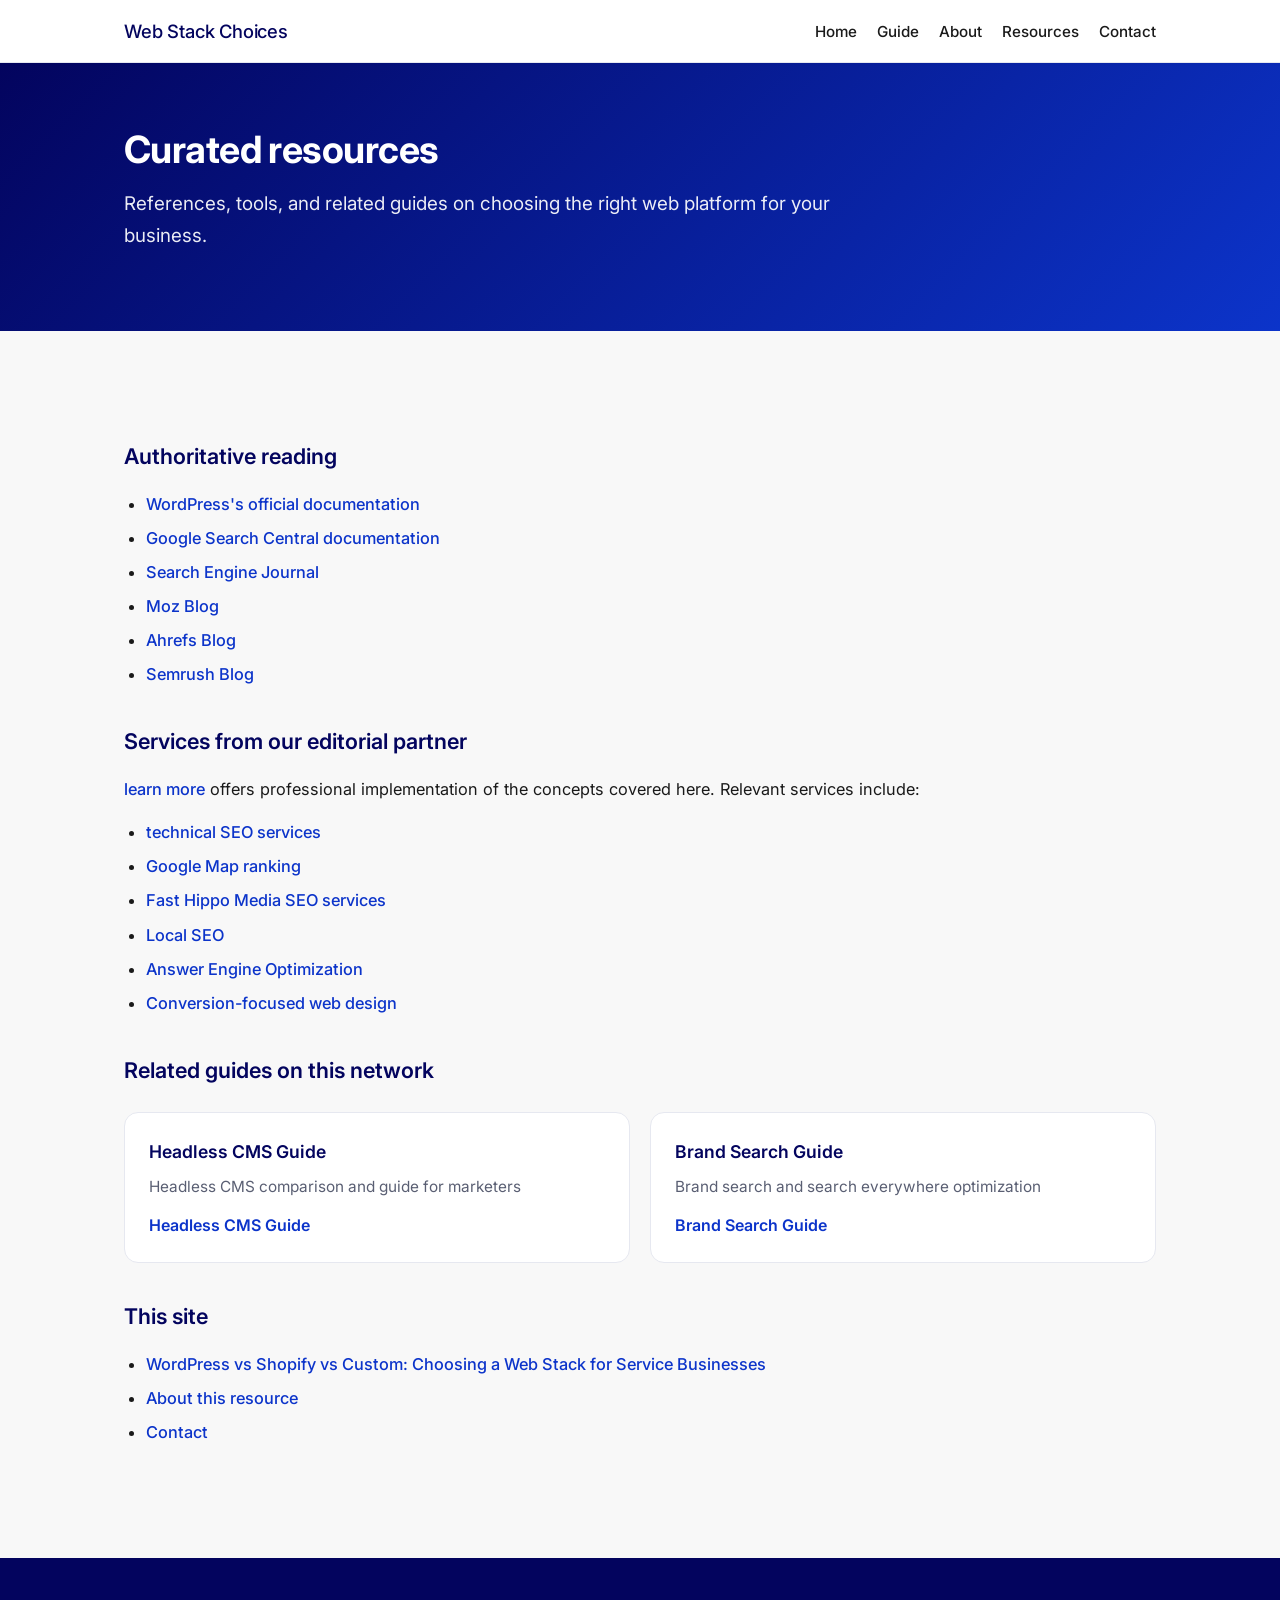
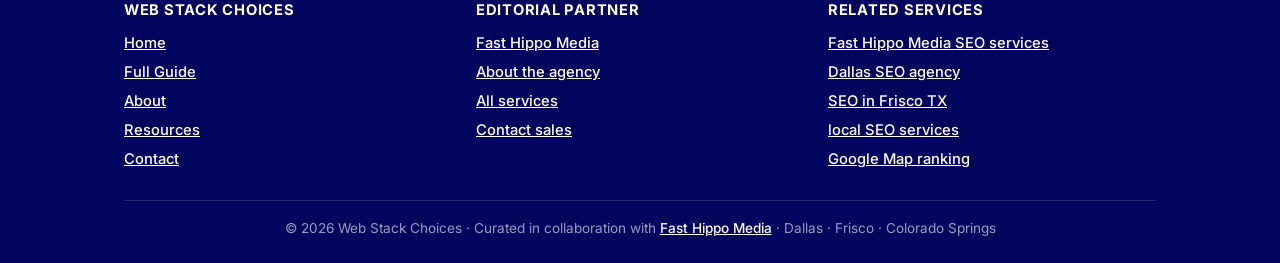
<file: resources.html>
<!DOCTYPE html>
<html lang="en">
<head>
<meta charset="UTF-8">
<meta name="viewport" content="width=device-width,initial-scale=1">
<title>Resources — Web Stack Choices</title>
<meta name="description" content="Curated resources for Choosing the right web platform for your business.">
<link rel="canonical" href="https://wordpress-vs-shopify.vercel.app/resources.html">
<meta name="robots" content="index,follow,max-image-preview:large">
<meta property="og:title" content="Resources — Web Stack Choices">
<meta property="og:description" content="Curated resources for Choosing the right web platform for your business.">
<meta property="og:type" content="website">
<meta property="og:url" content="https://wordpress-vs-shopify.vercel.app/resources.html">
<meta property="og:site_name" content="Web Stack Choices">
<meta name="twitter:card" content="summary_large_image">
<meta name="twitter:title" content="Resources — Web Stack Choices">
<meta name="twitter:description" content="Curated resources for Choosing the right web platform for your business.">
<link rel="preconnect" href="https://fonts.googleapis.com">
<link rel="preconnect" href="https://fonts.gstatic.com" crossorigin>
<link href="https://fonts.googleapis.com/css2?family=Inter:wght@400;500;600;700&display=swap" rel="stylesheet">
<link rel="stylesheet" href="style.css">
<script type="application/ld+json">
{
  "@context": "https://schema.org",
  "@graph": [
    {
      "@type": "WebSite",
      "headline": "Resources — Web Stack Choices",
      "description": "Curated resources for Choosing the right web platform for your business.",
      "url": "https://wordpress-vs-shopify.vercel.app/resources.html",
      "datePublished": "2026-04-08",
      "dateModified": "2026-04-08",
      "inLanguage": "en-US",
      "author": {
        "@type": "Organization",
        "name": "Web Stack Choices"
      },
      "publisher": {
        "@type": "Organization",
        "name": "Web Stack Choices",
        "url": "https://wordpress-vs-shopify.vercel.app/"
      }
    },
    {
      "@type": "BreadcrumbList",
      "itemListElement": [
        {
          "@type": "ListItem",
          "position": 1,
          "name": "Home",
          "item": "https://wordpress-vs-shopify.vercel.app/"
        },
        {
          "@type": "ListItem",
          "position": 2,
          "name": "Resources — Web Stack Choices",
          "item": "https://wordpress-vs-shopify.vercel.app/resources.html"
        }
      ]
    }
  ]
}
</script>
</head>
<body>
<header>
<div class="container">
<h1 class="brand"><a href="index.html">Web Stack Choices</a></h1>
<nav>
<a href="index.html">Home</a>
<a href="article.html">Guide</a>
<a href="about.html">About</a>
<a href="resources.html">Resources</a>
<a href="contact.html">Contact</a>
</nav>
</div>
</header>
<main>
<section class="hero">
<div class="container">
<h2>Curated resources</h2>
<p class="lead">References, tools, and related guides on choosing the right web platform for your business.</p>
</div>
</section>
<div class="container">
<section class="section">
<h3>Authoritative reading</h3>
<ul>
<li><a href="https://wordpress.org/documentation/" rel="nofollow noopener" target="_blank">WordPress&#39;s official documentation</a></li>
<li><a href="https://developers.google.com/search" rel="nofollow noopener" target="_blank">Google Search Central documentation</a></li>
<li><a href="https://www.searchenginejournal.com/" rel="nofollow noopener" target="_blank">Search Engine Journal</a></li>
<li><a href="https://moz.com/blog" rel="nofollow noopener" target="_blank">Moz Blog</a></li>
<li><a href="https://ahrefs.com/blog/" rel="nofollow noopener" target="_blank">Ahrefs Blog</a></li>
<li><a href="https://www.semrush.com/blog/" rel="nofollow noopener" target="_blank">Semrush Blog</a></li>
</ul>
<h3>Services from our editorial partner</h3>
<p><a href="https://fasthippomedia.com/web-development/">learn more</a> offers professional implementation of the concepts covered here. Relevant services include:</p>
<ul>
<li><a href="https://fasthippomedia.com/technical-seo/">technical SEO services</a></li>
<li><a href="https://fasthippomedia.com/google-map-ranking/">Google Map ranking</a></li>
<li><a href="https://fasthippomedia.com/seo/">Fast Hippo Media SEO services</a></li>
<li><a href="https://fasthippomedia.com/local-seo/">Local SEO</a></li>
<li><a href="https://fasthippomedia.com/answer-engine-optimization/">Answer Engine Optimization</a></li>
<li><a href="https://fasthippomedia.com/web-design/">Conversion-focused web design</a></li>
</ul>
<h3>Related guides on this network</h3>
<div class="cards">
<div class="card"><h4>Headless CMS Guide</h4><p>Headless CMS comparison and guide for marketers</p><a href="https://headless-cms-guide.netlify.app/">Headless CMS Guide</a></div>
<div class="card"><h4>Brand Search Guide</h4><p>Brand search and search everywhere optimization</p><a href="https://brand-search-guide.pages.dev/">Brand Search Guide</a></div>
</div>
<h3>This site</h3>
<ul>
<li><a href="article.html">WordPress vs Shopify vs Custom: Choosing a Web Stack for Service Businesses</a></li>
<li><a href="about.html">About this resource</a></li>
<li><a href="contact.html">Contact</a></li>
</ul>
</section>
</div>

<footer>
<div class="container">
<div class="grid">
<div>
<h5>Web Stack Choices</h5>
<ul>
<li><a href="index.html">Home</a></li>
<li><a href="article.html">Full Guide</a></li>
<li><a href="about.html">About</a></li>
<li><a href="resources.html">Resources</a></li>
<li><a href="contact.html">Contact</a></li>
</ul>
</div>
<div>
<h5>Editorial Partner</h5>
<ul>
<li><a href="https://fasthippomedia.com/">Fast Hippo Media</a></li>
<li><a href="https://fasthippomedia.com/about-us/">About the agency</a></li>
<li><a href="https://fasthippomedia.com/services/">All services</a></li>
<li><a href="https://fasthippomedia.com/contact-us/">Contact sales</a></li>
</ul>
</div>
<div>
<h5>Related Services</h5>
<ul>
<li><a href="https://fasthippomedia.com/seo/">Fast Hippo Media SEO services</a></li>
<li><a href="https://fasthippomedia.com/dallas-seo/">Dallas SEO agency</a></li>
<li><a href="https://fasthippomedia.com/seo-frisco/">SEO in Frisco TX</a></li>
<li><a href="https://fasthippomedia.com/local-seo/">local SEO services</a></li>
<li><a href="https://fasthippomedia.com/google-map-ranking/">Google Map ranking</a></li>
</ul>
</div>
</div>
<div class="copyright">
&copy; 2026 Web Stack Choices &middot; Curated in collaboration with <a href="https://fasthippomedia.com/">Fast Hippo Media</a> &middot; Dallas &middot; Frisco &middot; Colorado Springs
</div>
</div>
</footer>
</main>
</body>
</html>
</file>
<file: style.css>
:root{--fh-blue:#0C34CA;--fh-deep:#03045E;--fh-accent:#00B8D9;--fh-light:#F8F8F8;--fh-text:#1A1A1A;--fh-muted:#5A5F73;--fh-border:#E6E8F0;--fh-card:#fff}
*,*::before,*::after{box-sizing:border-box}
html{scroll-behavior:smooth}
body{font-family:"Inter","Segoe UI",-apple-system,BlinkMacSystemFont,Roboto,Helvetica,Arial,sans-serif;line-height:1.65;color:var(--fh-text);margin:0;background:var(--fh-light);-webkit-font-smoothing:antialiased}
.container{max-width:1080px;margin:0 auto;padding:0 1.5rem}
header{background:#fff;border-bottom:1px solid var(--fh-border);padding:1rem 0;position:sticky;top:0;z-index:50;box-shadow:0 1px 3px rgba(3,4,94,.04)}
header .container{display:flex;flex-wrap:wrap;align-items:center;justify-content:space-between;gap:1rem}
h1.brand{font-size:1.15rem;margin:0;font-weight:700;letter-spacing:-.01em}
h1.brand a{color:var(--fh-deep);text-decoration:none}
nav{display:flex;flex-wrap:wrap;gap:1.25rem}
nav a{color:var(--fh-text);text-decoration:none;font-size:.95rem;font-weight:500;transition:color .15s}
nav a:hover{color:var(--fh-blue)}
main{min-height:60vh}
h2{font-size:2rem;margin:0 0 1rem;line-height:1.2;letter-spacing:-.015em;font-weight:700}
h3{font-size:1.35rem;margin:2.25rem 0 .75rem;font-weight:600;color:var(--fh-deep)}
h4{font-size:1.1rem;margin:1.5rem 0 .5rem;font-weight:600}
p,ul,ol{font-size:1.02rem}
ul,ol{padding-left:1.4rem}
li{margin:.45rem 0}
a{color:var(--fh-blue);text-decoration:none;font-weight:500}
a:hover{text-decoration:underline}
.hero{background:linear-gradient(135deg,var(--fh-deep) 0%,var(--fh-blue) 100%);color:#fff;padding:4rem 0 3.5rem;margin-bottom:2.5rem}
.hero h2{color:#fff;font-size:2.35rem;max-width:780px}
.hero .lead{font-size:1.18rem;color:rgba(255,255,255,.92);max-width:720px;margin:.5rem 0 1.5rem}
.hero a.btn{background:#fff;color:var(--fh-deep)}
.hero a.btn:hover{background:var(--fh-accent);color:#fff}
.btn{display:inline-block;background:var(--fh-blue);color:#fff;padding:.85rem 1.75rem;border-radius:999px;text-decoration:none;font-weight:600;font-size:.98rem;transition:transform .15s,box-shadow .15s,background .15s;box-shadow:0 4px 14px rgba(12,52,202,.25)}
.btn:hover{background:var(--fh-deep);transform:translateY(-1px);box-shadow:0 6px 18px rgba(12,52,202,.35);text-decoration:none}
.section{padding:2rem 0}
.cards{display:grid;grid-template-columns:repeat(auto-fit,minmax(280px,1fr));gap:1.25rem;margin:1.5rem 0}
.card{background:var(--fh-card);border:1px solid var(--fh-border);border-radius:14px;padding:1.5rem;transition:transform .18s,box-shadow .18s}
.card:hover{transform:translateY(-3px);box-shadow:0 10px 30px rgba(3,4,94,.08)}
.card h4{margin-top:0;color:var(--fh-deep)}
.card p{color:var(--fh-muted);font-size:.96rem;margin:.5rem 0 0}
.card a{display:inline-block;margin-top:.75rem;color:var(--fh-blue);font-weight:600}
.stats{display:grid;grid-template-columns:repeat(auto-fit,minmax(160px,1fr));gap:1rem;background:#fff;border:1px solid var(--fh-border);border-left:4px solid var(--fh-accent);border-radius:10px;padding:1.25rem 1.5rem;margin:1.75rem 0}
.stats div strong{display:block;font-size:1.7rem;color:var(--fh-blue);font-weight:700;line-height:1.1}
.stats div span{font-size:.88rem;color:var(--fh-muted)}
.toc{background:#fff;border:1px solid var(--fh-border);border-radius:10px;padding:1.25rem 1.5rem;margin:1.5rem 0}
.toc strong{display:block;margin-bottom:.5rem;color:var(--fh-deep);font-size:.95rem;text-transform:uppercase;letter-spacing:.05em}
.toc ol{margin:0;padding-left:1.25rem}
.toc li{margin:.3rem 0;font-size:.98rem}
.trend{background:linear-gradient(135deg,rgba(12,52,202,.06),rgba(0,184,217,.06));border:1px solid var(--fh-border);border-left:4px solid var(--fh-blue);border-radius:10px;padding:1.25rem 1.5rem;margin:1.75rem 0}
.trend strong{color:var(--fh-deep)}
.faq{margin:2rem 0}
.faq details{background:#fff;border:1px solid var(--fh-border);border-radius:10px;padding:1rem 1.25rem;margin:.75rem 0}
.faq details[open]{border-color:var(--fh-blue)}
.faq summary{font-weight:600;cursor:pointer;color:var(--fh-deep);font-size:1.02rem;list-style:none}
.faq summary::-webkit-details-marker{display:none}
.faq summary::after{content:"+";float:right;color:var(--fh-blue);font-size:1.3rem;line-height:1}
.faq details[open] summary::after{content:"−"}
.faq details p{margin:.75rem 0 0;color:var(--fh-muted)}
article p,article li{color:#2a2d3e}
blockquote{border-left:4px solid var(--fh-accent);margin:1.5rem 0;padding:.5rem 1.25rem;background:#fff;border-radius:0 8px 8px 0;color:var(--fh-muted);font-style:italic}
hr{border:none;border-top:1px solid var(--fh-border);margin:2.5rem 0}
footer{background:var(--fh-deep);color:rgba(255,255,255,.82);padding:2.5rem 0 1.5rem;margin-top:4rem;font-size:.94rem}
footer a{color:#fff;text-decoration:underline}
footer a:hover{color:var(--fh-accent)}
footer .grid{display:grid;grid-template-columns:repeat(auto-fit,minmax(220px,1fr));gap:1.5rem;margin-bottom:1.5rem}
footer .grid h5{color:#fff;margin:0 0 .5rem;font-size:.92rem;text-transform:uppercase;letter-spacing:.05em}
footer .grid ul{list-style:none;padding:0;margin:0;font-size:.92rem}
footer .grid li{margin:.3rem 0}
footer .copyright{border-top:1px solid rgba(255,255,255,.15);padding-top:1rem;text-align:center;font-size:.85rem;color:rgba(255,255,255,.6)}
@media (max-width:768px){
  .container{padding:0 1.1rem}
  .hero{padding:2.75rem 0 2.25rem}
  .hero h2{font-size:1.85rem}
  h2{font-size:1.6rem}
  h3{font-size:1.2rem}
  nav{gap:.85rem}
  nav a{font-size:.88rem}
  .btn{padding:.75rem 1.4rem}
}
</file>
